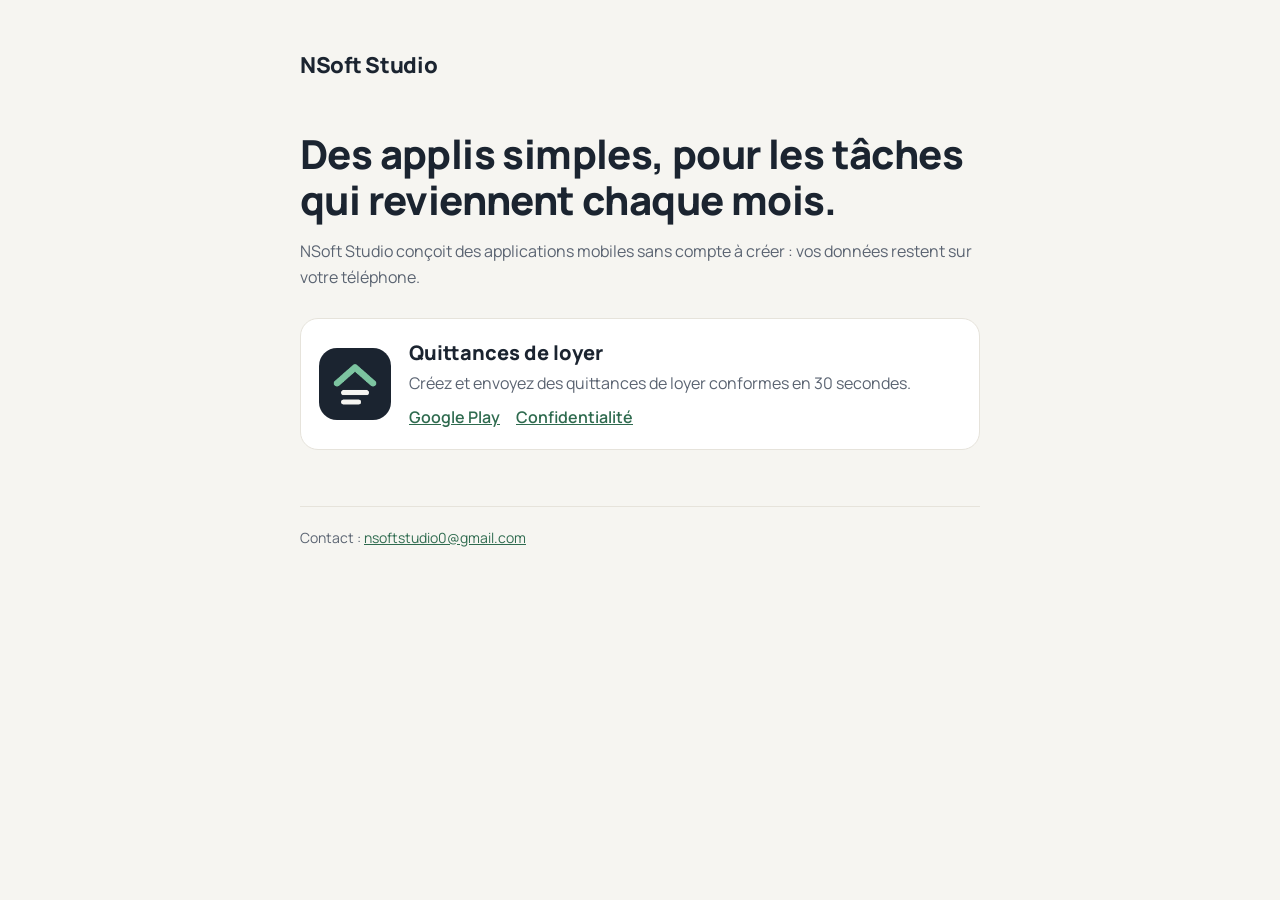
<file: index.html>
<!doctype html>
<html lang="fr">
<head>
  <meta charset="utf-8">
  <meta name="viewport" content="width=device-width, initial-scale=1, viewport-fit=cover">
  <title>NSoft Studio</title>
  <meta name="description" content="NSoft Studio : applications mobiles simples et utiles. Quittances, les quittances de loyer en 30 secondes.">
  <link rel="preconnect" href="https://fonts.googleapis.com">
  <link rel="stylesheet" href="https://fonts.googleapis.com/css2?family=Manrope:wght@400;600;800&display=swap">
  <link rel="stylesheet" href="assets/style.css">
</head>
<body>
  <div class="wrap">
    <header><a class="brand" href="./">NSoft Studio</a></header>
    <h1>Des applis simples, pour les tâches qui reviennent chaque mois.</h1>
    <p>NSoft Studio conçoit des applications mobiles sans compte à créer : vos données restent sur votre téléphone.</p>

    <section class="app" aria-labelledby="quittances">
      <img src="assets/quittances.png" alt="" width="72" height="72">
      <div>
        <h2 id="quittances">Quittances de loyer</h2>
        <p>Créez et envoyez des quittances de loyer conformes en 30 secondes.</p>
        <div class="links">
          <a href="https://play.google.com/store/apps/details?id=com.nsoft.quittances">Google Play</a>
          <a href="quittances/confidentialite/">Confidentialité</a>
        </div>
      </div>
    </section>

    <footer>
      Contact : <a href="mailto:nsoftstudio0@gmail.com">nsoftstudio0@gmail.com</a>
    </footer>
  </div>
</body>
</html>
</file>
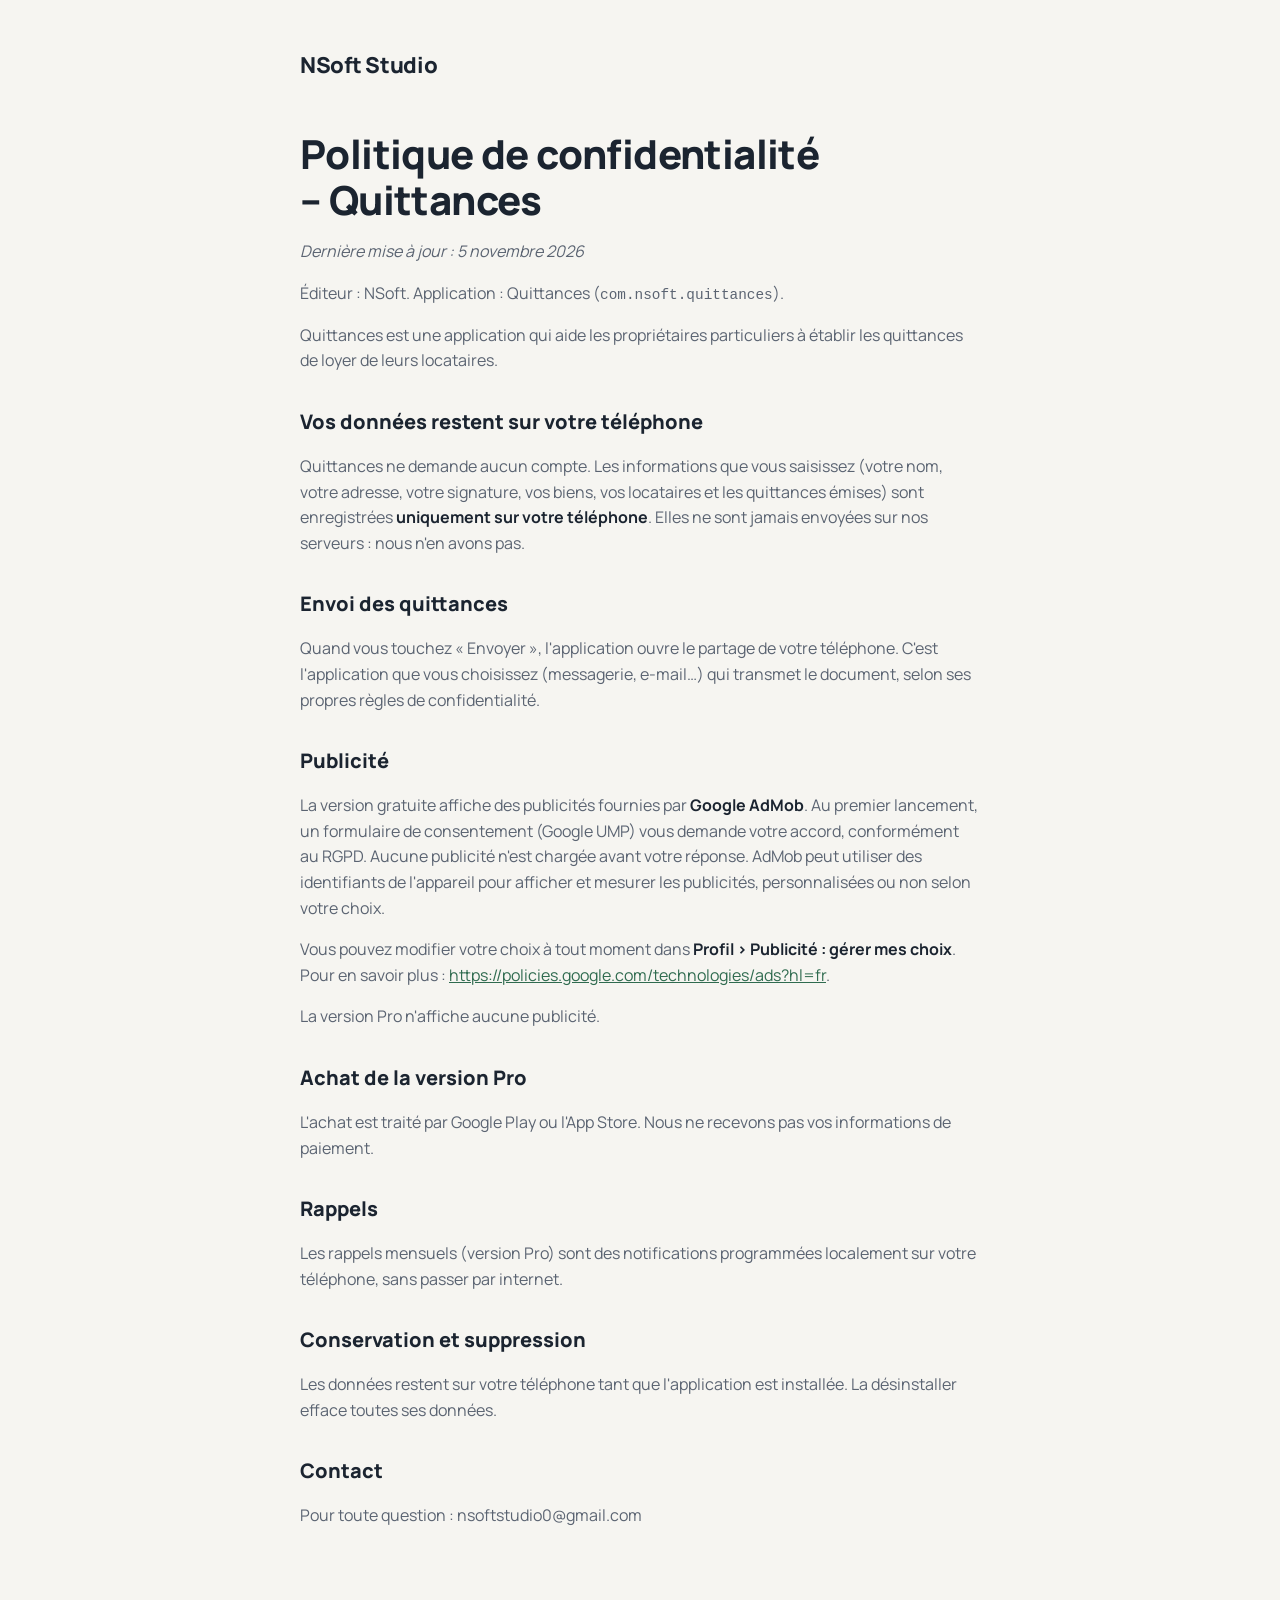
<file: quittances/confidentialite/index.html>
<!doctype html>
<html lang="fr">
<head>
  <meta charset="utf-8">
  <meta name="viewport" content="width=device-width, initial-scale=1, viewport-fit=cover">
  <title>Confidentialité – Quittances</title>
  <meta name="description" content="Politique de confidentialité de l'application Quittances de loyer (NSoft Studio).">
  <link rel="preconnect" href="https://fonts.googleapis.com">
  <link rel="stylesheet" href="https://fonts.googleapis.com/css2?family=Manrope:wght@400;600;800&display=swap">
  <link rel="stylesheet" href="../../assets/style.css">
</head>
<body>
  <div class="wrap">
    <header><a class="brand" href="../../">NSoft Studio</a></header>
<h1>Politique de confidentialité – Quittances</h1>
<p><em>Dernière mise à jour : 5 novembre 2026</em></p>
<p>Éditeur : NSoft. Application : Quittances (<code>com.nsoft.quittances</code>).</p>
<p>Quittances est une application qui aide les propriétaires particuliers à
établir les quittances de loyer de leurs locataires.</p>
<h2>Vos données restent sur votre téléphone</h2>
<p>Quittances ne demande aucun compte. Les informations que vous saisissez (votre
nom, votre adresse, votre signature, vos biens, vos locataires et les
quittances émises) sont enregistrées <strong>uniquement sur votre téléphone</strong>. Elles
ne sont jamais envoyées sur nos serveurs : nous n'en avons pas.</p>
<h2>Envoi des quittances</h2>
<p>Quand vous touchez « Envoyer », l'application ouvre le partage de votre
téléphone. C'est l'application que vous choisissez (messagerie, e-mail…) qui
transmet le document, selon ses propres règles de confidentialité.</p>
<h2>Publicité</h2>
<p>La version gratuite affiche des publicités fournies par <strong>Google AdMob</strong>.
Au premier lancement, un formulaire de consentement (Google UMP) vous demande
votre accord, conformément au RGPD. Aucune publicité n'est chargée avant votre
réponse. AdMob peut utiliser des identifiants de l'appareil pour afficher et
mesurer les publicités, personnalisées ou non selon votre choix.</p>
<p>Vous pouvez modifier votre choix à tout moment dans <strong>Profil &gt; Publicité :
gérer mes choix</strong>. Pour en savoir plus :
<a href="https://policies.google.com/technologies/ads?hl=fr">https://policies.google.com/technologies/ads?hl=fr</a>.</p>
<p>La version Pro n'affiche aucune publicité.</p>
<h2>Achat de la version Pro</h2>
<p>L'achat est traité par Google Play ou l'App Store. Nous ne recevons pas vos
informations de paiement.</p>
<h2>Rappels</h2>
<p>Les rappels mensuels (version Pro) sont des notifications programmées
localement sur votre téléphone, sans passer par internet.</p>
<h2>Conservation et suppression</h2>
<p>Les données restent sur votre téléphone tant que l'application est
installée. La désinstaller efface toutes ses données.</p>
<h2>Contact</h2>
<p>Pour toute question : nsoftstudio0@gmail.com</p>
  </div>
</body>
</html>
</file>
<file: assets/style.css>
:root { --bg: #F6F5F1; --ink: #1B2430; --muted: #5B6472; --line: #E6E3DB; --card: #FFFFFF; --accent: #2F6B4F; }
@media (prefers-color-scheme: dark) {
  :root { --bg: #14191F; --ink: #ECEAE4; --muted: #A4ABB6; --line: #2A323C; --card: #1C232B; --accent: #7CC4A0; }
}
* { box-sizing: border-box; }
html { -webkit-text-size-adjust: 100%; }
body {
  margin: 0; background: var(--bg); color: var(--ink);
  font: 16px/1.6 "Manrope", system-ui, -apple-system, "Segoe UI", sans-serif;
}
.wrap { max-width: 720px; margin: 0 auto; padding: 48px max(20px, env(safe-area-inset-left)) 64px; }
header { display: flex; align-items: baseline; justify-content: space-between; gap: 12px; flex-wrap: wrap; }
.brand { font-weight: 800; font-size: 22px; letter-spacing: -0.3px; color: var(--ink); text-decoration: none; }
h1 { font-weight: 800; font-size: clamp(28px, 6vw, 40px); line-height: 1.15; letter-spacing: -0.6px; margin: 48px 0 12px; text-wrap: balance; }
h2 { font-weight: 800; font-size: 20px; margin: 32px 0 8px; }
p, li { color: var(--muted); }
p strong, li strong { color: var(--ink); }
a { color: var(--accent); }
a:focus-visible { outline: 2px solid var(--accent); outline-offset: 2px; border-radius: 4px; }
.app {
  display: flex; gap: 18px; align-items: center; margin-top: 28px; padding: 18px;
  background: var(--card); border: 1px solid var(--line); border-radius: 18px;
}
.app img { width: 72px; height: 72px; border-radius: 18px; flex: none; }
.app h2 { margin: 0 0 2px; }
.app p { margin: 0 0 8px; }
.links { display: flex; gap: 16px; flex-wrap: wrap; font-weight: 600; }
footer { margin-top: 56px; padding-top: 20px; border-top: 1px solid var(--line); font-size: 14px; color: var(--muted); }
code { font-size: 0.9em; }
</file>
